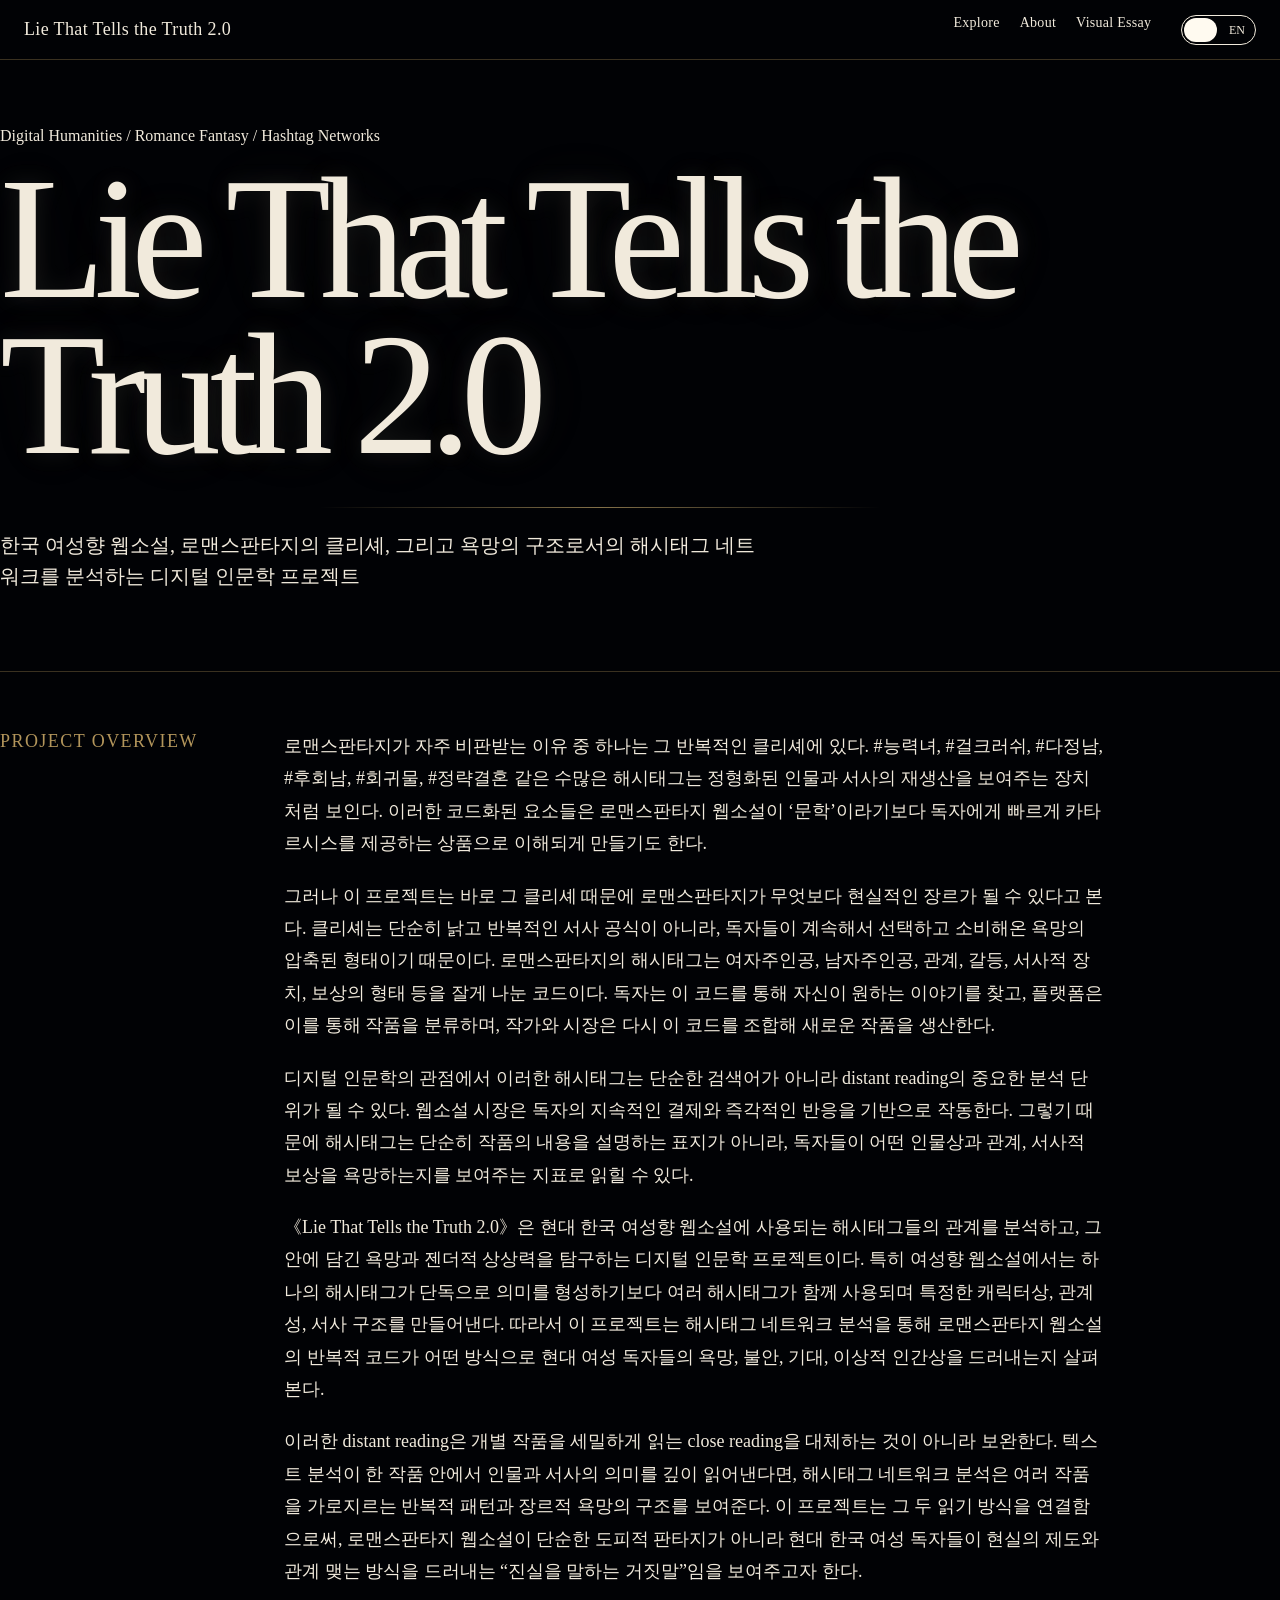
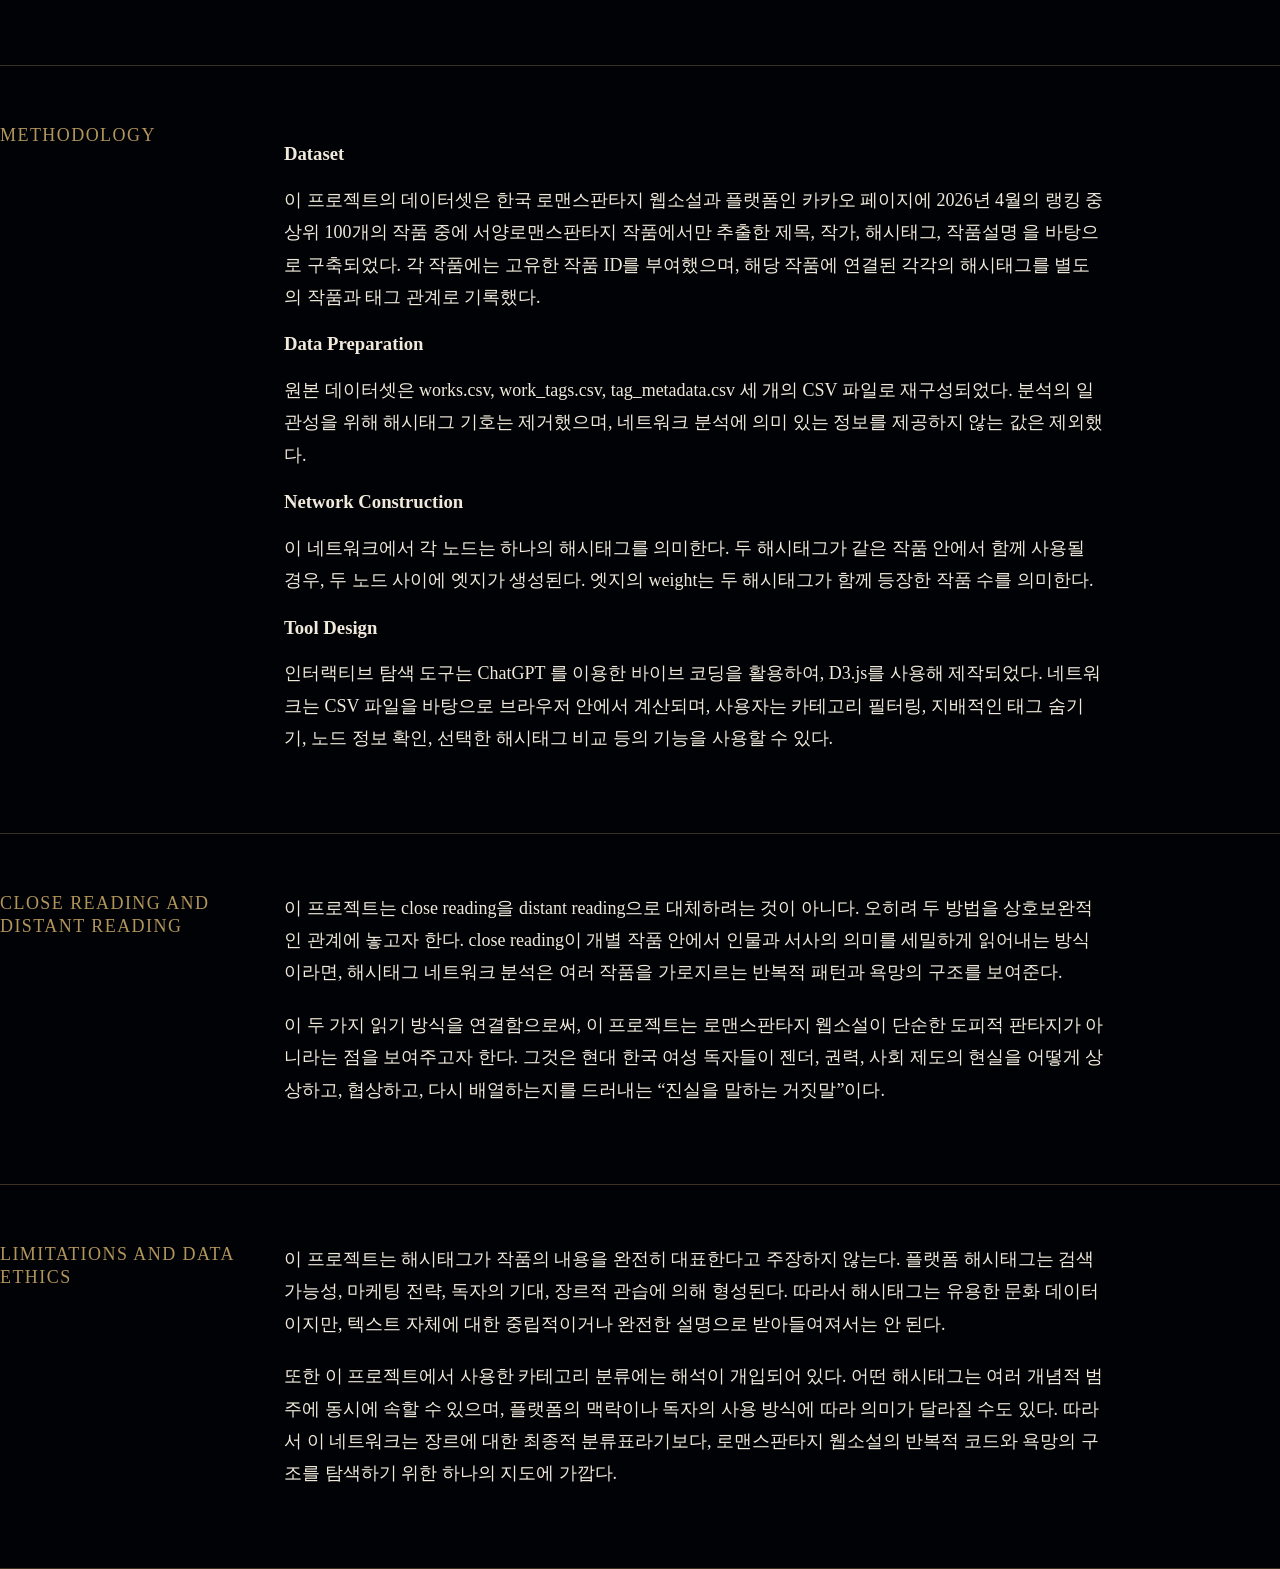
<file: about.html>
<!DOCTYPE html>
<html lang="en">
<head>
  <meta charset="UTF-8">
  <title>About | Romance Fantasy Hashtag Network</title>
  <link rel="stylesheet" href="css/style.css">
</head>

<body class="about-page-body">
  <header class="topbar about-topbar">
    <div class="site-title">Lie That Tells the Truth 2.0</div>

    <nav class="nav-links">
      <a href="index.html">Explore</a>
      <a href="about.html">About</a>
      <a href="essay.html">Visual Essay</a>

      <div class="lang-toggle" aria-label="Language toggle">
        <button type="button" class="lang-button" data-set-lang="ko">KR</button>
        <button type="button" class="lang-button" data-set-lang="en">EN</button>
      </div>
    </nav>
  </header>

<main class="about-main">
  <section class="about-hero">
    <p class="about-kicker">
      <span class="lang-ko">Digital Humanities / Romance Fantasy / Hashtag Networks</span>
      <span class="lang-en">Digital Humanities / Romance Fantasy / Hashtag Networks</span>
    </p>

    <h1 class="about-title">
      <span class="lang-ko">Lie That Tells the Truth 2.0</span>
      <span class="lang-en">Lie That Tells the Truth 2.0</span>
    </h1>

    <p class="about-subtitle">
      <span class="lang-ko">
        한국 여성향 웹소설, 로맨스판타지의 클리셰, 그리고 욕망의 구조로서의 해시태그 네트워크를 분석하는 디지털 인문학 프로젝트
      </span>
      <span class="lang-en">
        A digital humanities project analyzing Korean women-oriented web novels, the clichés of romance fantasy, and hashtag networks as structures of desire.
      </span>
    </p>
  </section>

  <section class="about-section">
    <h2>
      <span class="lang-ko">Project Overview</span>
      <span class="lang-en">Project Overview</span>
    </h2>

    <div class="about-text">
      <div class="lang-ko">
        <p>
          로맨스판타지가 자주 비판받는 이유 중 하나는 그 반복적인 클리셰에 있다. #능력녀, #걸크러쉬, #다정남, #후회남, #회귀물, #정략결혼 같은 수많은 해시태그는 정형화된 인물과 서사의 재생산을 보여주는 장치처럼 보인다. 이러한 코드화된 요소들은 로맨스판타지 웹소설이 ‘문학’이라기보다 독자에게 빠르게 카타르시스를 제공하는 상품으로 이해되게 만들기도 한다.
        </p>

        <p>
          그러나 이 프로젝트는 바로 그 클리셰 때문에 로맨스판타지가 무엇보다 현실적인 장르가 될 수 있다고 본다. 클리셰는 단순히 낡고 반복적인 서사 공식이 아니라, 독자들이 계속해서 선택하고 소비해온 욕망의 압축된 형태이기 때문이다. 로맨스판타지의 해시태그는 여자주인공, 남자주인공, 관계, 갈등, 서사적 장치, 보상의 형태 등을 잘게 나눈 코드이다. 독자는 이 코드를 통해 자신이 원하는 이야기를 찾고, 플랫폼은 이를 통해 작품을 분류하며, 작가와 시장은 다시 이 코드를 조합해 새로운 작품을 생산한다.
        </p>

        <p>
          디지털 인문학의 관점에서 이러한 해시태그는 단순한 검색어가 아니라 distant reading의 중요한 분석 단위가 될 수 있다. 웹소설 시장은 독자의 지속적인 결제와 즉각적인 반응을 기반으로 작동한다. 그렇기 때문에 해시태그는 단순히 작품의 내용을 설명하는 표지가 아니라, 독자들이 어떤 인물상과 관계, 서사적 보상을 욕망하는지를 보여주는 지표로 읽힐 수 있다.
        </p>

        <p>
          《Lie That Tells the Truth 2.0》은 현대 한국 여성향 웹소설에 사용되는 해시태그들의 관계를 분석하고, 그 안에 담긴 욕망과 젠더적 상상력을 탐구하는 디지털 인문학 프로젝트이다. 특히 여성향 웹소설에서는 하나의 해시태그가 단독으로 의미를 형성하기보다 여러 해시태그가 함께 사용되며 특정한 캐릭터상, 관계성, 서사 구조를 만들어낸다. 따라서 이 프로젝트는 해시태그 네트워크 분석을 통해 로맨스판타지 웹소설의 반복적 코드가 어떤 방식으로 현대 여성 독자들의 욕망, 불안, 기대, 이상적 인간상을 드러내는지 살펴본다.
        </p>

        <p>
          이러한 distant reading은 개별 작품을 세밀하게 읽는 close reading을 대체하는 것이 아니라 보완한다. 텍스트 분석이 한 작품 안에서 인물과 서사의 의미를 깊이 읽어낸다면, 해시태그 네트워크 분석은 여러 작품을 가로지르는 반복적 패턴과 장르적 욕망의 구조를 보여준다. 이 프로젝트는 그 두 읽기 방식을 연결함으로써, 로맨스판타지 웹소설이 단순한 도피적 판타지가 아니라 현대 한국 여성 독자들이 현실의 제도와 관계 맺는 방식을 드러내는 “진실을 말하는 거짓말”임을 보여주고자 한다.
        </p>
      </div>

      <div class="lang-en">
        <p>
          One of the most common criticisms of romance fantasy web novels is their reliance on repetitive clichés. Hashtags such as #competentheroine, #girlcrush, #kindmalelead, #regretfulmalelead, #regression, and #contractmarriage may seem to point to the reproduction of standardized characters and narrative structures. These coded elements often make romance fantasy web novels appear less like “literature” and more like commercial products designed to provide readers with quick catharsis.
        </p>

        <p>
          This project, however, begins from the opposite premise: romance fantasy may be realistic precisely because of its clichés. A cliché is not merely an old or repetitive narrative formula. It is also a condensed form of desire, repeatedly selected and consumed by readers. In romance fantasy web novels, hashtags function as codes that break stories down into smaller elements, such as the female protagonist, the male protagonist, relationships, conflicts, narrative devices, and forms of reward. Readers use these codes to find the stories they want, platforms use them to classify works, and writers and the market recombine them to produce new stories.
        </p>

        <p>
          From the perspective of digital humanities, these hashtags can be understood not simply as search terms, but as important units for distant reading. The web novel market operates through continuous reader payment and immediate audience response. For this reason, hashtags do more than describe the content of individual works. They can also be read as indicators of what kinds of characters, relationships, and narrative rewards readers desire.
        </p>

        <p>
          Lie That Tells the Truth 2.0 is a digital humanities project that analyzes the relationships among hashtags used in contemporary Korean women-oriented web novels and examines the desires and gendered imaginations embedded within them. In women-oriented web novels, a single hashtag rarely produces meaning on its own. Rather, multiple hashtags are used together to construct a specific character type, relationship dynamic, or narrative structure. Through hashtag network analysis, this project explores how the repeated codes of romance fantasy reveal the desires, anxieties, expectations, and idealized subjectivities of contemporary women readers.
        </p>

        <p>
          This form of distant reading does not replace close reading of individual works. Instead, it complements it. While textual analysis allows us to examine the meanings of characters and narratives within a single work in depth, hashtag network analysis reveals recurring patterns and structures of genre desire across multiple works. By connecting these two modes of reading, this project aims to show that romance fantasy web novels are not merely escapist fantasies. Rather, they are “lies that tell the truth,” revealing how contemporary Korean women readers relate to the realities of social institutions.
        </p>
      </div>
    </div>
  </section>

  <section class="about-section">
    <h2>
      <span class="lang-ko">Methodology</span>
      <span class="lang-en">Methodology</span>
    </h2>

    <div class="about-text">
      <div class="lang-ko">
        <h3>Dataset</h3>
        <p>
          이 프로젝트의 데이터셋은 한국 로맨스판타지 웹소설과 플랫폼인 카카오 페이지에 2026년 4월의 랭킹 중 상위 100개의 작품 중에 서양로맨스판타지 작품에서만 추출한 제목, 작가, 해시태그, 작품설명 을 바탕으로 구축되었다. 각 작품에는 고유한 작품 ID를 부여했으며, 해당 작품에 연결된 각각의 해시태그를 별도의 작품과 태그 관계로 기록했다.
        </p>

        <h3>Data Preparation</h3>
        <p>
          원본 데이터셋은 works.csv, work_tags.csv, tag_metadata.csv 세 개의 CSV 파일로 재구성되었다. 분석의 일관성을 위해 해시태그 기호는 제거했으며, 네트워크 분석에 의미 있는 정보를 제공하지 않는 값은 제외했다.
        </p>

        <h3>Network Construction</h3>
        <p>
          이 네트워크에서 각 노드는 하나의 해시태그를 의미한다. 두 해시태그가 같은 작품 안에서 함께 사용될 경우, 두 노드 사이에 엣지가 생성된다. 엣지의 weight는 두 해시태그가 함께 등장한 작품 수를 의미한다.
        </p>

        <h3>Tool Design</h3>
        <p>
          인터랙티브 탐색 도구는 ChatGPT 를 이용한 바이브 코딩을 활용하여, D3.js를 사용해 제작되었다. 네트워크는 CSV 파일을 바탕으로 브라우저 안에서 계산되며, 사용자는 카테고리 필터링, 지배적인 태그 숨기기, 노드 정보 확인, 선택한 해시태그 비교 등의 기능을 사용할 수 있다.
        </p>
      </div>

      <div class="lang-en">
        <h3>Dataset</h3>
        <p>
          The dataset for this project was built from Korean romance fantasy web novels on KakaoPage. Among the top 100 works in the April 2026 monthly ranking, the dataset focuses only on Western-style romance fantasy works. From these works, I collected titles, authors, hashtags, and work descriptions. Each work was assigned a unique work ID, and each hashtag attached to that work was recorded as a separate work-tag relationship.
        </p>

        <h3>Data Preparation</h3>
        <p>
          The original dataset was reorganized into three CSV files: works.csv, work_tags.csv, and tag_metadata.csv. For consistency, hashtag symbols were removed, and values that did not provide meaningful information for network analysis were excluded.
        </p>

        <h3>Network Construction</h3>
        <p>
          In this network, each node represents a hashtag. When two hashtags appear together in the same work, an edge is created between the two nodes. The edge weight represents the number of works in which the two hashtags appear together.
        </p>

        <h3>Tool Design</h3>
        <p>
          The interactive exploration tool was created with D3.js through vibe coding with the assistance of ChatGPT. The network is calculated in the browser based on the CSV files. Users can filter categories, hide dominant tags, inspect node information, and compare selected hashtags.
        </p>
      </div>
    </div>
  </section>

  <section class="about-section">
    <h2>
      <span class="lang-ko">Close Reading and Distant Reading</span>
      <span class="lang-en">Close Reading and Distant Reading</span>
    </h2>

    <div class="about-text">
      <div class="lang-ko">
        <p>
          이 프로젝트는 close reading을 distant reading으로 대체하려는 것이 아니다. 오히려 두 방법을 상호보완적인 관계에 놓고자 한다. close reading이 개별 작품 안에서 인물과 서사의 의미를 세밀하게 읽어내는 방식이라면, 해시태그 네트워크 분석은 여러 작품을 가로지르는 반복적 패턴과 욕망의 구조를 보여준다.
        </p>

        <p>
          이 두 가지 읽기 방식을 연결함으로써, 이 프로젝트는 로맨스판타지 웹소설이 단순한 도피적 판타지가 아니라는 점을 보여주고자 한다. 그것은 현대 한국 여성 독자들이 젠더, 권력, 사회 제도의 현실을 어떻게 상상하고, 협상하고, 다시 배열하는지를 드러내는 “진실을 말하는 거짓말”이다.
        </p>
      </div>

      <div class="lang-en">
        <p>
          This project does not seek to replace close reading with distant reading. Rather, it places the two methods in a complementary relationship. If close reading examines the meanings of characters and narratives within individual works in detail, hashtag network analysis reveals recurring patterns and structures of desire across multiple works.
        </p>

        <p>
          By connecting these two modes of reading, this project aims to show that romance fantasy web novels are not simply escapist fantasies. They are “lies that tell the truth,” fictional worlds that reveal how contemporary Korean women readers imagine, negotiate, and rearrange the realities of gender, power, and social institutions.
        </p>
      </div>
    </div>
  </section>

  <section class="about-section">
    <h2>
      <span class="lang-ko">Limitations and Data Ethics</span>
      <span class="lang-en">Limitations and Data Ethics</span>
    </h2>

    <div class="about-text">
      <div class="lang-ko">
        <p>
          이 프로젝트는 해시태그가 작품의 내용을 완전히 대표한다고 주장하지 않는다. 플랫폼 해시태그는 검색 가능성, 마케팅 전략, 독자의 기대, 장르적 관습에 의해 형성된다. 따라서 해시태그는 유용한 문화 데이터이지만, 텍스트 자체에 대한 중립적이거나 완전한 설명으로 받아들여져서는 안 된다.
        </p>

        <p>
          또한 이 프로젝트에서 사용한 카테고리 분류에는 해석이 개입되어 있다. 어떤 해시태그는 여러 개념적 범주에 동시에 속할 수 있으며, 플랫폼의 맥락이나 독자의 사용 방식에 따라 의미가 달라질 수도 있다. 따라서 이 네트워크는 장르에 대한 최종적 분류표라기보다, 로맨스판타지 웹소설의 반복적 코드와 욕망의 구조를 탐색하기 위한 하나의 지도에 가깝다.
        </p>
      </div>

      <div class="lang-en">
        <p>
          This project does not claim that hashtags fully represent the content of a work. Platform hashtags are shaped by discoverability, marketing strategies, reader expectations, and genre conventions. Therefore, hashtags are useful cultural data, but they should not be treated as neutral or complete descriptions of the text itself.
        </p>

        <p>
          The category labels used in this project also involve interpretation. Some hashtags can belong to multiple conceptual categories, and their meanings may shift depending on platform context or reader usage. For this reason, the network should be read not as a final classification of the genre, but as an exploratory map of the repeated codes and structures of desire in romance fantasy web novels.
        </p>
      </div>
    </div>
  </section>
</main>

  <script src="js/language.js"></script>
</body>
</body>
</html>
</file>
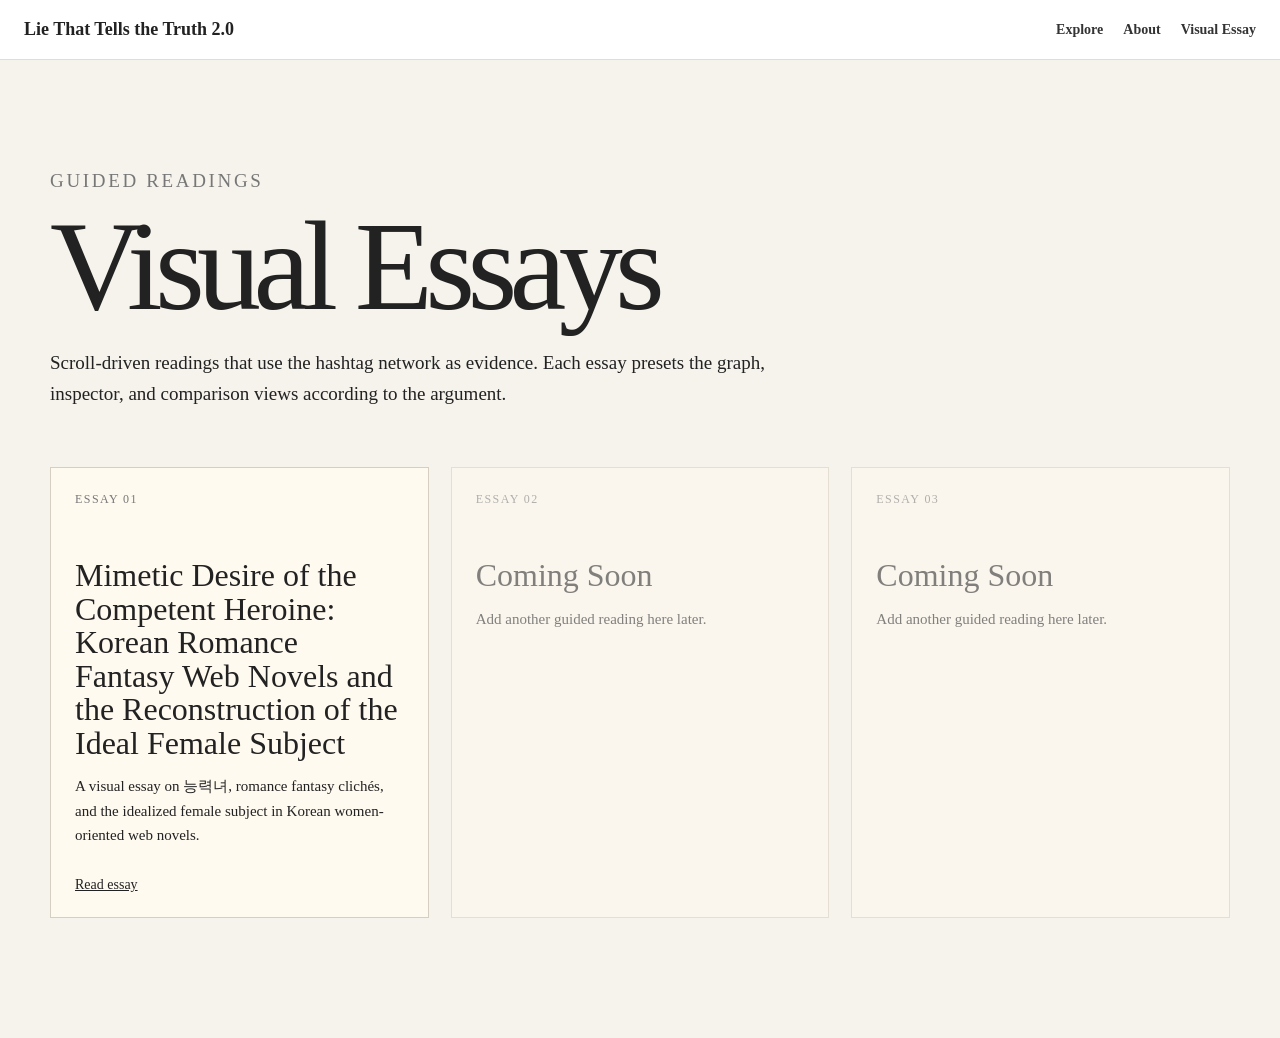
<file: essay.html>
<!DOCTYPE html>
<html lang="ko">
<head>
  <meta charset="UTF-8">
  <meta name="viewport" content="width=device-width, initial-scale=1.0">
  <title>Visual Essays | Lie That Tells the Truth 2.0</title>
  <link rel="stylesheet" href="css/style.css">
  <link rel="stylesheet" href="css/visual-essay.css">
</head>
<body class="essay-gallery-body">
  <header class="topbar">
    <div class="site-title">Lie That Tells the Truth 2.0</div>

    <nav class="nav-links">
      <a href="index.html">Explore</a>
      <a href="about.html">About</a>
      <a href="essay.html">Visual Essay</a>
    </nav>
  </header>

  <main class="essay-gallery-page">
    <section class="essay-gallery-hero">
      <p class="essay-gallery-kicker">Guided readings</p>
      <h1>Visual Essays</h1>
      <p>
        Scroll-driven readings that use the hashtag network as evidence.
        Each essay presets the graph, inspector, and comparison views according to the argument.
      </p>
    </section>

    <section class="essay-gallery-grid">
      <a class="essay-card" href="essay-ability.html">
        <span class="essay-card-index">Essay 01</span>
        <h2>Mimetic Desire of the Competent Heroine:<br>
        Korean Romance Fantasy Web Novels and the Reconstruction of the Ideal Female Subject</h2>
        <p>
          A visual essay on 능력녀, romance fantasy clichés, and the idealized female subject
          in Korean women-oriented web novels.
        </p>
        <span class="essay-card-cta">Read essay</span>
      </a>

      <article class="essay-card essay-card-disabled">
        <span class="essay-card-index">Essay 02</span>
        <h2>Coming Soon</h2>
        <p>
          Add another guided reading here later.
        </p>
      </article>

      <article class="essay-card essay-card-disabled">
        <span class="essay-card-index">Essay 03</span>
        <h2>Coming Soon</h2>
        <p>
          Add another guided reading here later.
        </p>
      </article>
    </section>
  </main>
</body>
</html>
</file>
<file: css/style.css>
* {
  box-sizing: border-box;
}

body {
  margin: 0;
  font-family: Arial, sans-serif;
  background: #f7f4f2;
  color: #222;
}

.topbar {
  height: 60px;
  padding: 0 24px;
  display: flex;
  align-items: center;
  justify-content: space-between;
  background: #ffffff;
  border-bottom: 1px solid #ddd;
}


.site-title {
  font-size: 18px;
  font-weight: 700;
}

.nav-links {
  display: flex;
  gap: 20px;
}

.nav-links a {
  text-decoration: none;
  color: #333;
  font-size: 14px;
  font-weight: 600;
}

.nav-links a:hover {
  text-decoration: underline;
}

.topbar,
.site-title,
.nav-links,
.nav-links a {
  font-family: Georgia, "Times New Roman", serif;
}

.help-button {
  width: 30px;
  height: 30px;
  padding: 0;
  display: inline-flex;
  align-items: center;
  justify-content: center;
  border: 1px solid #222;
  border-radius: 50%;
  background: transparent;
  color: #222;
  font-family: Georgia, "Times New Roman", serif;
  font-size: 17px;
  line-height: 1;
  font-weight: 400;
  cursor: pointer;
}

.help-button:hover {
  background: #222;
  color: #fff;
}

.about-topbar .help-button {
  border-color: var(--about-cream);
  color: var(--about-cream);
}

.about-topbar .help-button:hover {
  background: var(--about-cream);
  color: var(--about-black);
}

.explorer-layout {
  display: grid;
  grid-template-columns: minmax(0, 1fr) 360px;
  height: calc(100vh - 60px);
}

#network-area {
  position: relative;
  overflow: hidden;
  background: #f3f0ee;
}

#network {
  width: 100%;
  height: 100%;
  display: block;
}

#control-panel {
  background: #ffffff;
  border-left: 1px solid #ddd;
  overflow-y: auto;
  padding: 18px;
}

.panel-section {
  border-bottom: 1px solid #e5e5e5;
  padding-bottom: 18px;
  margin-bottom: 18px;
}

.panel-section h2 {
  font-size: 16px;
  margin: 0 0 12px;
}

.panel-section h3 {
  font-size: 14px;
  margin: 14px 0 8px;
}

.checkbox-row {
  display: block;
  margin: 8px 0;
  font-size: 14px;
}

.slider-label {
  display: block;
  margin: 16px 0;
  font-size: 14px;
}

input[type="range"] {
  width: 100%;
  margin-top: 6px;
}

select {
  width: 100%;
  margin: 6px 0 12px;
  padding: 6px;
}

button {
  width: 100%;
  padding: 8px;
  border: 1px solid #ccc;
  background: #f7f7f7;
  cursor: pointer;
  font-weight: 600;
}

button:hover {
  background: #eeeeee;
}

#inspector,
#compare-results,
#data-status {
  font-size: 13px;
  line-height: 1.5;
}

.node circle {
  cursor: pointer;
  stroke: #fff;
  stroke-width: 1.5px;
}

.node text {
  font-size: 11px;
  pointer-events: none;
  fill: #333;
}

.link {
  cursor: pointer;
}

.inspector-list {
  padding-left: 18px;
}

.small-note {
  color: #666;
  font-size: 12px;
}

.compare-group {
  margin-top: 12px;
}

.compare-group h4 {
  margin: 8px 0 4px;
  font-size: 13px;
}

.compare-group ul {
  margin: 0;
  padding-left: 18px;
}

.filter-block {
  margin-top: 14px;
}

#exclude-tags {
  width: 100%;
  min-height: 140px;
  padding: 6px;
  font-size: 13px;
}

.tag-chip-area {
  margin: 12px 0;
  display: flex;
  flex-wrap: wrap;
  gap: 6px;
}

.tag-chip {
  display: inline-flex;
  align-items: center;
  gap: 6px;
  padding: 4px 8px;
  border-radius: 999px;
  background: #222;
  color: white;
  font-size: 12px;
}

.tag-chip button {
  width: auto;
  padding: 0 4px;
  border: none;
  background: transparent;
  color: white;
  cursor: pointer;
}

.pinned-note {
  font-size: 12px;
  color: #666;
  margin-top: 6px;
}


.compare-bar-row {
  margin: 10px 0;
}

.compare-bar-label {
  display: flex;
  justify-content: space-between;
  font-size: 12px;
  margin-bottom: 3px;
}

.compare-bar-track {
  width: 100%;
  height: 8px;
  background: #e6e6e6;
  border-radius: 999px;
  overflow: hidden;
}

.compare-bar-fill {
  height: 100%;
  background: #222;
}

.compare-weight-list {
  margin-top: 10px;
}

.inspector-card h3 {
  margin: 0 0 10px;
  font-size: 18px;
}

.inspector-card h4 {
  margin: 16px 0 8px;
  font-size: 14px;
}

.inspector-meta {
  display: grid;
  grid-template-columns: 1fr 1fr;
  gap: 8px;
  margin: 10px 0 14px;
}

.inspector-meta div {
  padding: 8px;
  background: #f4f4f4;
  border-radius: 6px;
  font-size: 12px;
}

.compare-bar-row {
  margin: 10px 0;
}

.compare-bar-label {
  display: flex;
  justify-content: space-between;
  font-size: 12px;
  margin-bottom: 3px;
}

.compare-bar-track {
  width: 100%;
  height: 8px;
  background: #e6e6e6;
  border-radius: 999px;
  overflow: hidden;
}

.compare-bar-fill {
  height: 100%;
  background: #222;
}

.node-tooltip {
  position: fixed;
  z-index: 1000;
  max-width: 240px;
  padding: 10px 12px;
  background: rgba(20, 20, 20, 0.88);
  color: white;
  border-radius: 8px;
  font-size: 12px;
  line-height: 1.45;
  pointer-events: none;
  box-shadow: 0 4px 14px rgba(0, 0, 0, 0.2);
}

.node-tooltip.hidden {
  display: none;
}

.node-tooltip strong {
  font-size: 13px;
}

.node-hit-area {
  fill: none !important;
  stroke: none !important;
}

.overview-note {
  font-size: 12px;
  color: #666;
  margin-bottom: 12px;
}

#data-overview h3 {
  font-size: 13px;
  margin: 14px 0 8px;
}

.overview-stat-grid {
  display: grid;
  grid-template-columns: 1fr 1fr;
  gap: 8px;
}

.overview-stat-card {
  padding: 8px;
  background: #f4f4f4;
  border-radius: 6px;
  font-size: 12px;
}

.overview-stat-card strong {
  display: block;
  margin-bottom: 4px;
}

.overview-stat-card span {
  color: #555;
}

.overview-category-block {
  margin-top: 10px;
}

.overview-category-block h4 {
  margin: 8px 0 4px;
  font-size: 12px;
}

.overview-category-block ul {
  margin: 0;
  padding-left: 18px;
}

.overview-category-block li {
  margin: 4px 0;
  font-size: 12px;
}


.content-page {
  max-width: 900px;
  margin: 0 auto;
  padding: 70px 28px 100px;
}

.page-hero {
  margin-bottom: 60px;
}

.eyebrow {
  margin: 0 0 12px;
  font-size: 13px;
  font-weight: 700;
  letter-spacing: 0.08em;
  text-transform: uppercase;
  color: #777;
}

.page-hero h1 {
  margin: 0 0 22px;
  font-size: 42px;
  line-height: 1.15;
}

.hero-text {
  max-width: 760px;
  font-size: 18px;
  line-height: 1.7;
  color: #444;
}

.content-section {
  padding: 42px 0;
  border-top: 1px solid #ddd;
}

.content-section h2 {
  margin: 0 0 18px;
  font-size: 28px;
}

.content-section h3 {
  margin: 0 0 10px;
  font-size: 18px;
}

.content-section p {
  font-size: 16px;
  line-height: 1.75;
  color: #333;
}

.content-section ul {
  padding-left: 22px;
  font-size: 16px;
  line-height: 1.75;
}

.content-section li {
  margin: 8px 0;
}

.content-section code {
  padding: 2px 5px;
  border-radius: 4px;
  background: #f0ece8;
  font-family: monospace;
  font-size: 0.95em;
}

.method-grid {
  display: grid;
  grid-template-columns: 1fr;
  gap: 14px;
  margin-top: 24px;
}

.method-card {
  padding: 18px;
  background: #f5f2ef;
  border-radius: 10px;
}

.method-card p {
  margin: 0;
  font-size: 15px;
}

.definition-list {
  display: grid;
  grid-template-columns: 1fr 1fr;
  gap: 14px;
  margin: 24px 0;
}

.definition-list div {
  padding: 16px;
  background: #f5f2ef;
  border-radius: 10px;
}

.definition-list strong {
  display: block;
  margin-bottom: 6px;
  font-size: 15px;
}

.definition-list p {
  margin: 0;
  font-size: 14px;
  line-height: 1.6;
}

@media (max-width: 700px) {
  .page-hero h1 {
    font-size: 32px;
  }

  .definition-list {
    grid-template-columns: 1fr;
  }
}

/* About page, dark book-cover style */

:root {
  --about-black: #070b12;
  --about-navy: #0b1320;
  --about-navy-soft: #101b2a;
  --about-cream: #efe8d2;
  --about-cream-dim: rgba(239, 232, 210, 0.72);
  --about-brown: #7a5a3a;
  --about-gold: #b59b63;
  --about-teal: #5f8987;
  --about-line: rgba(239, 232, 210, 0.16);
}

.about-page-body {
  background:
    radial-gradient(circle at 50% 8%, rgba(95, 137, 135, 0.13), transparent 32%),
    radial-gradient(circle at 50% 32%, rgba(122, 90, 58, 0.12), transparent 38%),
    linear-gradient(180deg, #05080e 0%, var(--about-black) 48%, #06070a 100%);
  color: var(--about-cream);
  font-family: Georgia, "Times New Roman", serif;
}

.about-topbar {
  background: rgba(5, 8, 14, 0.92);
  border-bottom: 1px solid var(--about-line);
  color: var(--about-cream);
  font-family: Georgia, "Times New Roman", serif;
}

.about-topbar .site-title,
.about-topbar .nav-links a {
  color: var(--about-cream);
  font-family: Georgia, "Times New Roman", serif;
  font-weight: 400;
  letter-spacing: 0.02em;
}

.about-topbar .nav-links a:hover {
  color: var(--about-gold);
}

.about-page {
  width: min(1280px, calc(100% - 40px));
  margin: 0 auto;
  padding: 56px 0 120px;
}

.about-hero {
  min-height: 74vh;
  display: flex;
  flex-direction: column;
  justify-content: center;
  align-items: center;
  border-bottom: 1px solid var(--about-line);
  text-align: center;
}

.about-eyebrow {
  margin: 0 0 28px;
  color: var(--about-teal);
  font-size: 12px;
  letter-spacing: 0.18em;
  text-transform: uppercase;
  font-weight: 400;
}

.ornate-title {
  position: relative;
  width: min(900px, 100%);
  margin: 0 auto;
  color: var(--about-cream);
  font-family: Georgia, "Times New Roman", serif;
  font-weight: 400;
  line-height: 0.82;
  letter-spacing: -0.08em;
  text-align: center;
  text-shadow:
    0 0 14px rgba(239, 232, 210, 0.12),
    0 0 34px rgba(181, 155, 99, 0.16);
}

.ornate-title::before {
  content: "";
  position: absolute;
  left: 50%;
  top: 50%;
  width: min(520px, 76vw);
  height: min(520px, 76vw);
  transform: translate(-50%, -50%);
  border: 1px solid rgba(181, 155, 99, 0.12);
  border-radius: 50%;
  pointer-events: none;
}

.ornate-title::after {
  content: "";
  position: absolute;
  left: 50%;
  bottom: -26px;
  width: min(620px, 80vw);
  height: 1px;
  transform: translateX(-50%);
  background: linear-gradient(
    90deg,
    transparent,
    rgba(181, 155, 99, 0.7),
    transparent
  );
}

.title-line {
  display: block;
  white-space: nowrap;
}

.title-line-1 {
  margin-bottom: -0.12em;
}

.title-line-2 {
  margin-bottom: -0.16em;
}

.letter {
  display: inline-block;
  position: relative;
  font-weight: 400;
}

.l-1 {
  font-size: clamp(84px, 12vw, 168px);
  transform: translateY(8px) rotate(-5deg);
}

.l-2 {
  font-size: clamp(54px, 7vw, 96px);
  transform: translateY(-8px) rotate(6deg);
  color: #d9ccb0;
}

.l-3 {
  font-size: clamp(78px, 11vw, 154px);
  transform: translateY(10px) rotate(-2deg);
}

.l-4 {
  font-size: clamp(46px, 6vw, 84px);
  transform: translate(14px, -18px) rotate(9deg);
  color: var(--about-gold);
}

.l-5 {
  font-size: clamp(72px, 10vw, 138px);
  transform: translate(8px, 8px) rotate(-4deg);
}

.l-6 {
  font-size: clamp(58px, 7vw, 102px);
  transform: translate(8px, -4px) rotate(3deg);
}

.l-7 {
  font-size: clamp(50px, 6vw, 88px);
  transform: translate(10px, 10px) rotate(-7deg);
  color: var(--about-teal);
}

.l-8 {
  font-size: clamp(92px, 13vw, 180px);
  transform: translateY(12px) rotate(2deg);
}

.l-9 {
  font-size: clamp(64px, 8vw, 112px);
  transform: translateY(-10px) rotate(-5deg);
  color: #d7c7a4;
}

.l-10 {
  font-size: clamp(52px, 7vw, 96px);
  transform: translateY(12px) rotate(4deg);
}

.l-11 {
  font-size: clamp(72px, 9vw, 128px);
  transform: translateY(-2px) rotate(-3deg);
}

.l-12 {
  font-size: clamp(76px, 10vw, 138px);
  transform: translateY(16px) rotate(4deg);
  color: var(--about-gold);
}

.l-13 {
  font-size: clamp(42px, 5vw, 72px);
  transform: translate(0, -12px) rotate(-5deg);
  color: var(--about-teal);
}

.l-14 {
  font-size: clamp(60px, 8vw, 112px);
  transform: translateY(4px) rotate(4deg);
}

.l-15 {
  font-size: clamp(48px, 6vw, 84px);
  transform: translateY(-6px) rotate(-2deg);
}

.l-16 {
  font-size: clamp(102px, 14vw, 196px);
  transform: translate(16px, 14px) rotate(-3deg);
}

.l-17 {
  font-size: clamp(62px, 8vw, 112px);
  transform: translate(10px, -10px) rotate(5deg);
  color: #d7c7a4;
}

.l-18 {
  font-size: clamp(72px, 9vw, 130px);
  transform: translate(6px, 4px) rotate(-4deg);
}

.l-19 {
  font-size: clamp(50px, 6vw, 88px);
  transform: translate(8px, -14px) rotate(7deg);
}

.l-20 {
  font-size: clamp(80px, 10vw, 148px);
  transform: translate(8px, 10px) rotate(-2deg);
}

.l-21 {
  font-size: clamp(34px, 4vw, 58px);
  letter-spacing: -0.02em;
  transform: translate(24px, -28px) rotate(5deg);
  color: var(--about-gold);
}

.about-subtitle {
  max-width: 720px;
  margin: 58px auto 0;
  font-size: clamp(17px, 1.7vw, 22px);
  line-height: 1.62;
  color: var(--about-cream-dim);
  font-weight: 400;
}

.about-section {
  display: grid;
  grid-template-columns: 240px minmax(0, 1fr);
  gap: 56px;
  padding: 72px 0;
  border-bottom: 1px solid var(--about-line);
}

.about-intro {
  display: block;
  max-width: 980px;
  margin-left: auto;
  margin-right: auto;
}

.about-section h2 {
  margin: 0;
  color: var(--about-gold);
  font-size: 19px;
  line-height: 1.25;
  font-weight: 400;
  letter-spacing: 0.08em;
  text-transform: uppercase;
}

.about-section p {
  max-width: 820px;
  margin: 0 0 22px;
  font-size: 18px;
  line-height: 1.82;
  color: var(--about-cream-dim);
  font-weight: 400;
}

.about-section .lead-paragraph {
  max-width: 980px;
  font-size: clamp(22px, 2.2vw, 30px);
  line-height: 1.58;
  color: var(--about-cream);
}

.about-section code {
  padding: 2px 6px;
  border-radius: 0;
  background: rgba(181, 155, 99, 0.10);
  color: #d8c69a;
  font-family: Georgia, "Times New Roman", serif;
  font-size: 0.9em;
}

.about-pullquote {
  max-width: 920px;
  margin: 58px 0;
  padding: 34px 0;
  border-top: 1px solid rgba(181, 155, 99, 0.46);
  border-bottom: 1px solid rgba(181, 155, 99, 0.46);
  color: var(--about-cream);
  font-size: clamp(34px, 4.8vw, 68px);
  line-height: 1.08;
  font-weight: 400;
  font-style: normal;
  letter-spacing: -0.04em;
  text-align: center;
}

.about-method-grid {
  display: grid;
  grid-template-columns: 1fr 1fr;
  gap: 16px;
}

.about-method-card {
  padding: 22px;
  border: 1px solid rgba(181, 155, 99, 0.24);
  border-radius: 2px;
  background: rgba(16, 27, 42, 0.62);
  box-shadow: 0 18px 60px rgba(0, 0, 0, 0.22);
}

.about-method-card h3 {
  margin: 0 0 12px;
  color: #d8c69a;
  font-size: 18px;
  font-weight: 400;
  letter-spacing: 0.04em;
}

.about-method-card p {
  margin: 0;
  font-size: 15px;
  line-height: 1.72;
}

@media (max-width: 800px) {
  .about-page {
    width: min(100% - 28px, 720px);
    padding-top: 48px;
  }

  .about-section {
    display: block;
    padding: 54px 0;
  }

  .about-section h2 {
    margin-bottom: 22px;
  }

  .about-method-grid {
    grid-template-columns: 1fr;
  }

  .ornate-title {
    line-height: 0.92;
  }
}

.about-title {
  max-width: 1100px;
  margin: 0 auto;
  color: var(--about-cream);
  font-family: "Times New Roman", Georgia, serif;
  font-size: clamp(78px, 12vw, 180px);
  font-weight: 400;
  line-height: 0.9;
  letter-spacing: -0.075em;
  text-align: center;
  text-shadow:
    0 0 22px rgba(239, 232, 210, 0.10),
    0 0 60px rgba(181, 155, 99, 0.08);
}

.about-title::after {
  content: "";
  display: block;
  width: min(560px, 72vw);
  height: 1px;
  margin: 34px auto 0;
  background: linear-gradient(
    90deg,
    transparent,
    rgba(181, 155, 99, 0.72),
    transparent
  );
}

@media (max-width: 700px) {
  .about-title {
    font-size: clamp(58px, 18vw, 100px);
    letter-spacing: -0.06em;
  }
}

/* About page redesign */

:root {
  --about-bg: #06111d;
  --about-bg-2: #081525;
  --about-cream: #f1e8d8;
  --about-gold: #b08a4a;
  --about-brown: #5e4430;
  --about-line: rgba(176, 138, 74, 0.28);
}

.about-page-body {
  background: linear-gradient(180deg, var(--about-bg) 0%, var(--about-bg-2) 100%);
  color: var(--about-cream);
  font-family: Georgia, "Times New Roman", serif;
}

.about-topbar {
  background: rgba(6, 17, 29, 0.96);
  border-bottom: 1px solid var(--about-line);
  color: var(--about-cream);
  font-family: Georgia, "Times New Roman", serif;
}

.about-topbar .site-title,
.about-topbar .nav-links a {
  color: var(--about-cream);
  font-family: Georgia, "Times New Roman", serif;
  font-weight: 400;
}

.about-topbar .nav-links a:hover {
  color: var(--about-gold);
}

.about-page {
  width: min(1380px, calc(100% - 56px));
  margin: 0 auto;
  padding: 56px 0 120px;
}

.about-hero {
  min-height: 68vh;
  display: flex;
  flex-direction: column;
  justify-content: center;
  align-items: flex-start;
  text-align: left;
  border-bottom: 1px solid var(--about-line);
  padding: 28px 0 56px;
}

.about-eyebrow {
  margin: 0 0 18px;
  color: var(--about-gold);
  font-size: 12px;
  letter-spacing: 0.16em;
  text-transform: uppercase;
  font-weight: 400;
}

.about-title {
  max-width: 1200px;
  margin: 0;
  color: var(--about-cream);
  font-family: "Times New Roman", Georgia, serif;
  font-size: clamp(92px, 12vw, 210px);
  font-weight: 400;
  line-height: 0.92;
  letter-spacing: -0.06em;
  text-align: left;
}

.about-subtitle {
  max-width: 760px;
  margin: 22px 0 0;
  color: var(--about-cream);
  font-size: 20px;
  line-height: 1.55;
  font-weight: 400;
}

.about-section {
  display: grid;
  grid-template-columns: 240px minmax(0, 1fr);
  gap: 44px;
  padding: 58px 0;
  border-bottom: 1px solid var(--about-line);
}

.about-section h2 {
  margin: 0;
  color: var(--about-gold);
  font-size: 18px;
  line-height: 1.3;
  font-weight: 400;
  letter-spacing: 0.08em;
  text-transform: uppercase;
}

.about-text {
  max-width: 900px;
}

.about-section p,
.about-text p {
  margin: 0 0 20px;
  color: var(--about-cream);
  font-size: 18px;
  line-height: 1.8;
  font-weight: 400;
}

.about-section code,
.about-text code {
  padding: 1px 5px;
  background: rgba(176, 138, 74, 0.10);
  color: var(--about-cream);
  font-family: Georgia, "Times New Roman", serif;
  font-size: 0.92em;
}

.about-method-grid {
  display: grid;
  grid-template-columns: 1fr 1fr;
  gap: 16px;
}

.about-method-card {
  padding: 20px;
  border: 1px solid var(--about-line);
  background: rgba(94, 68, 48, 0.10);
}

.about-method-card h3 {
  margin: 0 0 10px;
  color: var(--about-gold);
  font-size: 17px;
  font-weight: 400;
}

.about-method-card p {
  margin: 0;
  color: var(--about-cream);
  font-size: 16px;
  line-height: 1.72;
}

@media (max-width: 900px) {
  .about-page {
    width: min(100% - 28px, 900px);
  }

  .about-title {
    font-size: clamp(64px, 15vw, 120px);
  }

  .about-subtitle {
    font-size: 17px;
  }

  .about-section {
    grid-template-columns: 1fr;
    gap: 18px;
    padding: 42px 0;
  }

  .about-method-grid {
    grid-template-columns: 1fr;
  }
}

/* About page final color override */

:root {
  --about-bg: #020814;
  --about-cream: #f1eadc;
  --about-gold: #b2955b;
  --about-brown: #4f3828;
  --about-line: rgba(178, 149, 91, 0.35);
}

.about-page-body {
  background: #020814 !important;
  color: var(--about-cream);
}

.about-topbar {
  background: #020814 !important;
  border-bottom: 1px solid var(--about-line);
}

.about-page {
  width: min(1480px, calc(100% - 48px));
}

.about-title {
  color: var(--about-cream);
  font-size: clamp(110px, 13.5vw, 230px);
  font-weight: 400;
  line-height: 0.9;
  letter-spacing: -0.065em;
  text-align: left;
}

.about-subtitle {
  color: var(--about-cream);
  opacity: 1;
}

.about-section h2 {
  color: var(--about-gold);
}

.about-section p,
.about-text p {
  color: var(--about-cream);
  opacity: 1;
}

.about-section code,
.about-text code {
  color: var(--about-cream);
  background: rgba(178, 149, 91, 0.14);
}

/* About page darker background override */

:root {
  --about-bg: #010205;
  --about-cream: #f1eadc;
  --about-gold: #b2955b;
  --about-brown: #3a2619;
  --about-line: rgba(178, 149, 91, 0.32);
}

.about-page-body {
  background: #010205 !important;
  color: var(--about-cream);
}

.about-topbar {
  background: #010205 !important;
  border-bottom: 1px solid var(--about-line);
}

.about-method-card {
  background: rgba(58, 38, 25, 0.18);
  border-color: var(--about-line);
}

/* Language toggle */

.lang-toggle {
  display: inline-flex;
  align-items: center;
  gap: 4px;
  margin-left: 10px;
  border: 1px solid currentColor;
  border-radius: 999px;
  padding: 2px;
}

.lang-button {
  border: none;
  border-radius: 999px;
  background: transparent;
  color: inherit;
  font: inherit;
  font-size: 12px;
  line-height: 1;
  padding: 6px 8px;
  cursor: pointer;
}

body[data-lang="ko"] .lang-button[data-set-lang="ko"],
body[data-lang="en"] .lang-button[data-set-lang="en"] {
  background: currentColor;
  color: #fffaf0;
}

/* Bilingual content display */

.lang-en,
.lang-ko {
  display: none;
}

body[data-lang="ko"] .lang-ko {
  display: revert;
}

body[data-lang="en"] .lang-en {
  display: revert;
}

/* Matching works feature */
.works-panel-heading { display:flex; align-items:center; justify-content:space-between; gap:8px; }
.works-panel-heading h2 { margin:0; }
#works-list.hidden { display:none; }
#works-list { max-height:270px; overflow-y:auto; }
.work-list-item { display:block; width:100%; text-align:left; padding:9px 7px; border:0; border-bottom:1px solid #eee; background:transparent; color:#333; cursor:pointer; font-size:12px; }
.work-list-item:hover { background:#f3f0ee; }
.work-tag-cloud { display:flex; flex-wrap:wrap; gap:6px; }
.work-tag-cloud span { font-size:12px; padding:4px 7px; border-radius:12px; background:#f0ebe8; }

/* Matching Works: independent live tag picker */
#works-panel label { display:block; margin:9px 0 5px; }
#works-panel select { width:100%; min-width:0; }
.works-add-row { display:flex; align-items:center; gap:8px; }
.works-add-row select { flex:1; min-width:0; }
.works-add-row button { flex:0 0 auto; white-space:nowrap; }
#selected-works-tags { margin:12px 0; }
.works-match-mode { display:flex; flex-wrap:wrap; gap:15px; margin:10px 0; }
.works-match-mode label { display:inline-flex !important; align-items:center; gap:5px; margin:0 !important; cursor:pointer; }
#back-full-network { margin-top:10px; }

/* Distinct matching-works panel */
#works-panel { border-top: 2px solid #b9a8a0; }
#works-panel .works-panel-heading { margin-bottom: 8px; }

/* AND / OR matching feedback */
#works-panel .works-match-mode { gap:8px; }
#works-panel .works-match-mode label { border:1px solid #bdb7b2; border-radius:6px; padding:8px 10px; }
#works-panel .works-match-mode label:has(input:checked) { background:#e8dedb; border-color:#8c736a; font-weight:700; }
.works-breakdown { display:flex; flex-direction:column; gap:4px; margin:8px 0 12px; }
.works-breakdown-row { padding:5px 8px; border-left:3px solid #9a8e88; background:#f5f2f0; font-size:12px; }

/* Fix: the global "button { width:100% }" rule squeezed the tag dropdown
   next to "+ Add tag" and stretched the Hide list button. */
.works-add-row button,
.works-panel-heading button { width: auto; }
.works-add-row select { margin: 0; }

/* Help modal (was unstyled, so it showed at the bottom of the page) */
.help-modal { position: fixed; inset: 0; z-index: 2000; display: flex; align-items: center; justify-content: center; padding: 16px; background: rgba(20, 20, 20, 0.45); }
.help-modal.hidden { display: none; }
.help-modal-card { position: relative; width: min(760px, 100%); max-height: 85vh; overflow-y: auto; padding: 28px 30px; background: #fff; border-radius: 10px; box-shadow: 0 12px 40px rgba(0,0,0,0.25); }
.help-modal-card h2 { margin: 0 0 18px; font-size: 20px; }
.help-grid { display: grid; grid-template-columns: repeat(auto-fit, minmax(210px, 1fr)); gap: 16px 22px; }
.help-grid h3 { margin: 0 0 6px; font-size: 14px; }
.help-grid p { margin: 0; font-size: 13px; line-height: 1.55; color: #444; }
.close-help { position: absolute; top: 10px; right: 12px; width: 32px !important; height: 32px; padding: 0; border: none; background: transparent; font-size: 22px; line-height: 1; }

/* Floating work cards on the left of the map */
#work-card-layer {
  position: absolute; top: 14px; left: 14px; bottom: 14px; z-index: 50;
  width: min(320px, calc(100% - 28px));
  display: flex; flex-direction: column; gap: 10px;
  overflow-y: auto; pointer-events: none; padding-right: 4px;
}
.work-card {
  position: relative; pointer-events: auto; flex: 0 0 auto;
  padding: 14px 16px 12px; border-radius: 10px;
  background: rgba(255, 255, 255, 0.82);
  -webkit-backdrop-filter: blur(6px); backdrop-filter: blur(6px);
  border: 1px solid rgba(0, 0, 0, 0.08);
  box-shadow: 0 6px 20px rgba(0, 0, 0, 0.12);
  font-size: 12px; color: #333;
}
.work-card.flash { animation: wc-flash 0.6s ease; }
@keyframes wc-flash { 0% { box-shadow: 0 0 0 3px rgba(201, 95, 123, 0.6); } 100% { box-shadow: 0 6px 20px rgba(0, 0, 0, 0.12); } }
.work-card h3 { margin: 2px 26px 8px 0; font-size: 15px; line-height: 1.35; color: #111; }
.work-card h4 { margin: 10px 0 6px; font-size: 11px; text-transform: uppercase; letter-spacing: 0.04em; color: #777; }
.wc-rank { font-size: 11px; color: #888; }
.wc-close {
  position: absolute; top: 6px; right: 6px; width: 26px !important; height: 26px;
  padding: 0; border: none; border-radius: 50%; background: transparent;
  font-size: 18px; line-height: 1; color: #555;
}
.wc-close:hover { background: rgba(0, 0, 0, 0.07); }
.wc-meta { margin: 0; display: grid; gap: 3px; }
.wc-meta div { display: flex; gap: 8px; }
.wc-meta dt { flex: 0 0 64px; color: #888; }
.wc-meta dd { margin: 0; }
.wc-tags { display: flex; flex-wrap: wrap; gap: 5px; }
.wc-tag {
  padding: 3px 7px; border-radius: 10px; font-size: 11px;
  background: rgba(240, 235, 232, 0.9); border-left: 3px solid var(--tag-color, #999);
}
.wc-tag.is-selected { background: #2b2624; color: #fff; font-weight: 700; }
.wc-synopsis { margin-top: 10px; }
.wc-synopsis summary { cursor: pointer; font-size: 11px; color: #666; }
.wc-synopsis p { margin: 6px 0 0; max-height: 160px; overflow-y: auto; white-space: pre-line; line-height: 1.55; }

/* ---- Mode switch (Network / Compare / Works) ---- */
.mode-section { position: sticky; top: -18px; z-index: 5; background: #fff; margin-top: -18px; padding-top: 18px; }
.mode-switch {
  display: grid; grid-template-columns: repeat(3, 1fr);
  padding: 3px; gap: 3px; border-radius: 9px; background: #ebe6e3;
}
.mode-switch button {
  width: auto; border: none; border-radius: 7px; background: transparent;
  padding: 8px 6px; font-size: 13px; font-weight: 600; color: #6b625e;
}
.mode-switch button:hover { background: rgba(255, 255, 255, 0.55); }
.mode-switch button.active {
  background: #fff; color: #1f1b19; box-shadow: 0 1px 3px rgba(0, 0, 0, 0.15);
}
.mode-help { margin: 10px 0 6px; line-height: 1.5; }
.data-status { margin: 0; font-size: 13px; color: #444; }
.status-hint { color: #8c5a4a; font-size: 12px; }
.mode-hidden { display: none !important; }

/* Collapsible panel sections */
.panel-collapsible > summary { list-style: none; cursor: pointer; display: flex; align-items: center; justify-content: space-between; }
.panel-collapsible > summary::-webkit-details-marker { display: none; }
.panel-collapsible > summary h2 { margin: 0; }
.panel-collapsible > summary::after { content: "▾"; color: #888; font-size: 13px; transition: transform 0.15s; }
.panel-collapsible:not([open]) > summary::after { transform: rotate(-90deg); }
.panel-collapsible[open] > summary { margin-bottom: 12px; }

.secondary-button { margin-top: 8px; font-weight: 500; background: transparent; }
#compare-results { margin-top: 14px; }

/* ---- Compare results: intersection / partial / difference ---- */
.cmp-anchors { display: flex; flex-wrap: wrap; gap: 6px 12px; margin-bottom: 4px; font-weight: 600; font-size: 13px; }
.cmp-anchor { display: inline-flex; align-items: center; gap: 5px; }
.cmp-dot { display: inline-block; width: 10px; height: 10px; border-radius: 50%; flex: 0 0 10px; }
.cmp-heading { margin: 16px 0 4px; font-size: 11px; text-transform: uppercase; letter-spacing: 0.05em; color: #888; }
#compare-results .compare-group { margin-top: 6px; }
#compare-results .compare-group > summary {
  display: flex; align-items: center; gap: 7px; cursor: pointer; list-style: none;
  padding: 5px 2px; font-size: 13px; font-weight: 600;
}
#compare-results .compare-group > summary::-webkit-details-marker { display: none; }
#compare-results .compare-group > summary span:nth-child(2) { flex: 1; }
.cmp-count { font-weight: 500; font-size: 12px; color: #777; background: #f1edea; border-radius: 9px; padding: 1px 7px; }
#compare-results .compare-group ul { margin: 2px 0 6px; padding-left: 22px; font-size: 13px; line-height: 1.6; }

/* Region labels on the map in comparison mode */
.compare-region-label { font-size: 11px; font-weight: 700; pointer-events: none; paint-order: stroke; stroke: #f3f0ee; stroke-width: 4px; }

/* Readable node labels: soft halo so text stays legible over links */
.node-label {
  font-weight: 500;
  paint-order: stroke;
  stroke: #f3f0ee;
  stroke-width: 3.5px;
  stroke-linejoin: round;
}

/* Pin bar (all modes) */
.pin-bar { display: flex; align-items: center; justify-content: space-between; gap: 10px; margin-top: 8px; font-size: 12px; color: #666; }
.pin-bar-text { line-height: 1.4; }
#pin-count { font-weight: 600; color: #333; }
.pin-bar button { width: auto; flex: 0 0 auto; padding: 5px 10px; font-size: 12px; font-weight: 500; }
.pin-bar button:disabled { opacity: 0.45; cursor: default; }
.filter-note { margin: -4px 0 10px; padding: 6px 8px; background: #f5f0ec; border-radius: 6px; }
.filter-note.hidden { display: none; }

/* ---- Lens switch: Map by Hashtags / Works ---- */
.lens-switch { display: flex; align-items: center; gap: 4px; margin-bottom: 10px; }
.lens-label { font-size: 12px; color: #888; margin-right: 6px; }
.lens-switch button {
  width: auto; padding: 5px 12px; border: 1px solid #d6cfcb; border-radius: 999px;
  background: #fff; font-size: 12.5px; font-weight: 600; color: #6b625e;
}
.lens-switch button.active { background: #2b2624; border-color: #2b2624; color: #fff; }
.mode-switch.two-tabs { grid-template-columns: repeat(2, 1fr); }

/* Work network */
.node-label.is-hovered { font-size: 13px; font-weight: 700; fill: #111; }
.hl-chip, .cw-chip { display: inline-flex; align-items: center; gap: 6px; }
.hl-swatch { display: inline-block; width: 10px; height: 10px; border-radius: 50%; flex: 0 0 10px; box-shadow: 0 0 0 1px rgba(255,255,255,0.7); }
.cw-chip-text { max-width: 200px; overflow: hidden; text-overflow: ellipsis; white-space: nowrap; }
#cw-results { margin-top: 14px; }
#cw-results .compare-group > summary, #compare-results .compare-group > summary {
  display: flex; align-items: center; gap: 7px; cursor: pointer; list-style: none; padding: 5px 2px; font-size: 13px; font-weight: 600;
}
#cw-results .compare-group > summary::-webkit-details-marker { display: none; }
#cw-results .compare-group > summary span:nth-child(2) { flex: 1; }
#cw-results .wc-tags, #inspector .wc-tags { display: flex; flex-wrap: wrap; gap: 5px; margin: 4px 0 8px; }
#cw-results .wc-tag, #inspector .wc-tag {
  padding: 3px 7px; border-radius: 10px; font-size: 11.5px;
  background: #f3efec; border-left: 3px solid var(--tag-color, #999);
}
.cmp-anchors-works { flex-direction: column; gap: 4px; font-weight: 600; }
#hl-note:empty { display: none; }

/* Compare Works search */
.cw-search-row { display: flex; align-items: center; gap: 8px; margin: 4px 0 2px; }
.cw-search-row input { flex: 1; min-width: 0; padding: 7px 9px; border: 1px solid #ccc; border-radius: 4px; font: inherit; font-size: 13px; }
.cw-search-row .small-note { flex: 0 0 auto; }
.node-pie path { pointer-events: none; }

/* Magnifier toggle (top-right of the map) */
#magnifier-toggle {
  position: absolute; top: 14px; right: 14px; z-index: 40; width: auto;
  display: inline-flex; align-items: center; gap: 7px;
  padding: 7px 12px; border: 1px solid #d6cfcb; border-radius: 999px;
  background: rgba(255, 255, 255, 0.9); font-size: 12.5px; font-weight: 600; color: #5d5551;
  box-shadow: 0 2px 8px rgba(0, 0, 0, 0.08);
}
#magnifier-toggle.active { background: #2b2624; border-color: #2b2624; color: #fff; }
.mag-icon {
  position: relative; width: 11px; height: 11px; border: 2px solid currentColor; border-radius: 50%;
}
.mag-icon::after {
  content: ""; position: absolute; width: 2px; height: 6px; background: currentColor;
  right: -4px; bottom: -5px; transform: rotate(-45deg); border-radius: 1px;
}
#network-area.magnifying #network { cursor: zoom-in; }

/* ---- Analysis tab ---- */
.mode-switch { grid-template-columns: repeat(4, 1fr); }
.mode-switch button { font-size: 12.5px; padding: 8px 4px; }
.an-heading { display: flex; align-items: center; justify-content: space-between; gap: 10px; margin-bottom: 8px; }
.an-heading h2 { margin: 0; }
.an-download { width: auto; padding: 4px 10px; font-size: 12px; font-weight: 600; border-radius: 4px; }
.an-summary { margin-top: 4px; }
.an-table-wrap { max-height: 320px; overflow-y: auto; border: 1px solid #eee; border-radius: 6px; margin-top: 8px; }
.an-table { width: 100%; border-collapse: collapse; font-size: 12.5px; }
.an-table th { position: sticky; top: 0; background: #faf8f6; text-align: left; padding: 7px 8px; font-weight: 600; border-bottom: 1px solid #e6e1dd; white-space: nowrap; }
.an-table th[data-sort] { cursor: pointer; }
.an-table th[data-sort]:hover { background: #f1ece8; }
.an-table th.sorted::after { content: " ▾"; color: #8c736a; }
.an-table td { padding: 5px 8px; border-bottom: 1px solid #f3efec; }
.an-table .num { text-align: right; white-space: nowrap; }
.cat-dot { display: inline-block; width: 8px; height: 8px; border-radius: 50%; margin-right: 6px; vertical-align: middle; }
.an-method-help { margin: 6px 0 10px; padding: 7px 9px; background: #f7f3f0; border-radius: 6px; line-height: 1.5; }
#an-jaccard-row.hidden { display: none; }
.an-q { margin: 12px 0 6px; padding: 10px 12px; border: 1px solid #e6e1dd; border-radius: 8px; background: #fff; }
.an-q > div:first-child { display: flex; align-items: baseline; justify-content: space-between; }
.an-q-label { font-size: 12px; color: #777; font-weight: 600; }
.an-q-value { font-size: 22px; font-weight: 700; color: #2b2624; }
.an-q-meta { font-size: 12px; color: #666; line-height: 1.5; margin-top: 2px; }
.an-cluster { margin-top: 6px; border-bottom: 1px solid #f1ece8; }
.an-cluster > summary { display: flex; align-items: center; gap: 7px; cursor: pointer; list-style: none; padding: 6px 2px; font-size: 13px; font-weight: 600; }
.an-cluster > summary::-webkit-details-marker { display: none; }
.an-cluster > summary span:nth-child(2) { flex: 1; }
.an-cluster-body { padding: 0 2px 8px; }
.an-sub { font-size: 11px; text-transform: uppercase; letter-spacing: 0.04em; color: #888; margin: 2px 0 4px; }
#an-clusters .wc-tags { display: flex; flex-wrap: wrap; gap: 5px; margin-bottom: 6px; }
#an-clusters .wc-tag { padding: 3px 7px; border-radius: 10px; font-size: 11.5px; background: #f3efec; border-left: 3px solid var(--tag-color, #999); }
#an-clusters .wc-tag.is-selected { background: #2b2624; color: #fff; }
.an-n { color: #998f8a; font-size: 10.5px; margin-left: 2px; }
.an-works { display: flex; flex-direction: column; margin-top: 4px; max-height: 180px; overflow-y: auto; }
.an-work { width: 100%; text-align: left; border: 0; border-bottom: 1px solid #f4f0ed; background: transparent; padding: 5px 4px; font-size: 12px; font-weight: 500; color: #333; }
.an-work:hover { background: #f6f1ee; }

/* Analysis: current focus */
.an-focus-current { display: inline-flex; align-items: center; gap: 6px; margin: 0 0 10px; padding: 7px 12px; border-radius: 999px; background: #2b2624; color: #fff; font-size: 14px; }
.an-focus-current .cat-dot { margin-right: 0; box-shadow: 0 0 0 1.5px rgba(255,255,255,0.8); }
.an-focus-label { font-size: 11px; text-transform: uppercase; letter-spacing: 0.05em; opacity: 0.7; }

/* Analysis: re-run buttons and table category toggles */
.an-run-buttons { display: flex; gap: 8px; margin-top: 10px; }
.an-run-buttons button { width: auto; padding: 6px 12px; font-size: 12.5px; border-radius: 4px; }
.an-run-buttons button:disabled { opacity: 0.45; cursor: default; }
.an-changed { color: #8c5a4a; }
.an-table-cats { display: flex; flex-wrap: wrap; gap: 6px 14px; margin: 8px 0 2px; }
.an-cat-toggle { display: inline-flex !important; align-items: center; gap: 5px; margin: 0 !important; font-size: 12.5px; cursor: pointer; }
.an-cat-toggle .cat-dot { margin-right: 0; }
#an-table-shown:empty { display: none; }
.an-focus-current { display: flex; width: fit-content; }
.an-more { width: auto; padding: 2px 9px; border: 1px solid #d6cfcb; border-radius: 10px; background: #fff; font-size: 11.5px; font-weight: 600; color: #6b625e; }
.an-more:hover { background: #f3efec; }
.an-cats-label { margin-top: 14px; text-transform: none; letter-spacing: 0; font-size: 12px; }

/* Analysis: guiding question, threshold, change summary */
.an-question { display: block; margin-bottom: 5px; font-weight: 700; color: #2b2624; font-size: 13px; }
.an-threshold { margin: 4px 0 10px; padding: 10px 12px; border: 1px solid #e6e1dd; border-radius: 8px; }
.an-threshold.hidden { display: none; }
.an-threshold-head { display: flex; align-items: center; justify-content: space-between; gap: 8px; font-size: 13px; }
.an-threshold-head button { width: auto; padding: 3px 9px; font-size: 11.5px; font-weight: 500; border-radius: 4px; }
.an-threshold input[type="range"] { width: 100%; margin: 8px 0 4px; }
.an-threshold .small-note { margin: 2px 0 0; }
.an-change { margin-top: 10px; padding-top: 10px; border-top: 1px dashed #e0d9d5; font-size: 12.5px; }
.an-change-head { font-size: 11px; text-transform: uppercase; letter-spacing: 0.05em; color: #8c736a; margin-bottom: 4px; font-weight: 600; }
.an-change-stats { display: grid; gap: 3px; }
.an-change-big { font-size: 18px; font-weight: 700; color: #2b2624; }
.an-moved summary { cursor: pointer; margin-top: 6px; font-size: 12px; color: #6b625e; }
.an-moved ul { margin: 6px 0 0; padding-left: 18px; max-height: 180px; overflow-y: auto; line-height: 1.6; }
.an-move { white-space: nowrap; color: #6b625e; margin-left: 4px; }
.an-move .cmp-dot { width: 8px; height: 8px; flex-basis: 8px; margin: 0 2px; vertical-align: middle; }

/* ---- Layer filters, colour-by, closeness ---- */
.layer-filters .checkbox-row { display: flex; align-items: center; gap: 6px; margin: 3px 0; font-size: 13px; }
.layer-filters .cat-dot { margin-right: 0; }
.color-by-row { display: grid; gap: 4px; font-size: 13px; }
.color-by-row label { display: flex; align-items: center; gap: 6px; margin: 0; }
.cl-toggle { display: flex; align-items: center; gap: 7px; margin: 10px 0 4px; font-weight: 600; font-size: 13px; }
.cl-sub { margin: 14px 0 4px; font-size: 11px; text-transform: uppercase; letter-spacing: 0.05em; color: #888; font-weight: 600; }
.cl-table td, .cl-table th { padding: 5px 6px; }
.cl-bar { display: inline-block; height: 7px; border-radius: 4px; margin-right: 6px; vertical-align: middle; }
.cl-bar.up { background: #c95f7b; }
.cl-bar.down { background: #9db3c8; }
.cl-guides .cl-ring { font-size: 10.5px; fill: #8a817c; }
.cl-guides .cl-wedge { stroke: #e3ddd9; stroke-width: 1; }
.cl-guides .cl-wedge-label { font-size: 12px; font-weight: 700; paint-order: stroke; stroke: #f3f0ee; stroke-width: 4px; }
.cl-layout { margin: 2px 0 8px 22px; }

/* ② Clusters: method switch, k, silhouette bars, dendrogram */
.an-field-label { font-size: 13px; font-weight: 600; margin: 4px 0 6px; }
.an-alg-switch { display: grid; grid-template-columns: 1fr 1fr; gap: 3px; padding: 3px; border-radius: 8px; background: #ebe6e3; }
.an-alg-switch button { width: auto; border: none; border-radius: 6px; background: transparent; padding: 7px 6px; font-size: 13px; font-weight: 600; color: #6b625e; }
.an-alg-switch button.active { background: #fff; color: #1f1b19; box-shadow: 0 1px 3px rgba(0, 0, 0, 0.15); }
.an-alg-help { margin: 6px 0 10px; line-height: 1.5; }
#an-k-row.hidden, #an-jaccard-ward-note.hidden, #an-q-explain.hidden, #an-ward-explain.hidden { display: none; }
#an-k-match:disabled { opacity: 0.45; cursor: default; }
.an-silbar-label { margin-top: 12px; text-transform: none; letter-spacing: 0; font-size: 12px; }
.an-silbars { display: flex; align-items: flex-end; gap: 4px; height: 66px; }
.an-silbar { width: auto; flex: 1; display: flex; flex-direction: column; align-items: center; justify-content: flex-end; gap: 3px; border: none; background: transparent; padding: 0; height: 100%; }
.an-silbar-fill { width: 100%; max-width: 22px; background: #cfc6c1; border-radius: 3px 3px 0 0; }
.an-silbar.active .an-silbar-fill { background: #2b2624; }
.an-silbar:hover .an-silbar-fill { background: #8a817c; }
.an-silbar-k { font-size: 11px; color: #6b625e; }
.an-silbar.active .an-silbar-k { font-weight: 700; color: #2b2624; }
#an-dendrogram { margin-top: 4px; }
.an-dendro circle { cursor: default; }
/* map node highlighted from the dendrogram */
g.node.dendro-hl circle { stroke: #111 !important; stroke-width: 4px !important; }
g.node.dendro-hl text { font-weight: 700; display: inline !important; }

/* ---- Dimensions tab ---- */
.mode-switch { grid-template-columns: repeat(5, 1fr); }
.mode-switch button { font-size: 11.5px; padding: 8px 2px; }
.mode-switch.two-tabs { grid-template-columns: repeat(2, 1fr); }
.mode-switch.two-tabs button { font-size: 12.5px; }
#dm-method button { font-size: 12px; }
.dm-axis-row { display: grid; grid-template-columns: 1fr 1fr; gap: 10px; }
#dm-focus-block.hidden { display: none; }
.dm-legend { display: flex; flex-wrap: wrap; gap: 4px 12px; margin: 6px 0 4px; font-size: 11.5px; color: #5d5551; }
.dm-legend-item { display: inline-flex; align-items: center; }
.dm-bars { display: flex; flex-direction: column; gap: 4px; margin: 4px 0 8px; }
.dm-bar { display: grid; grid-template-columns: 44px 1fr 46px; align-items: center; gap: 8px; width: 100%;
  border: none; background: transparent; padding: 3px 4px; border-radius: 5px; font-size: 12px; color: #5d5551; text-align: left; }
.dm-bar:hover { background: #f5f0ec; }
.dm-bar.active { color: #1f1b19; font-weight: 700; }
.dm-bar-track { position: relative; height: 10px; background: #f1ece8; border-radius: 5px; }
.dm-bar-fill { position: absolute; left: 0; top: 0; bottom: 0; background: #cfc6c1; border-radius: 5px; }
.dm-bar.active .dm-bar-fill { background: #2b2624; }
.dm-bar-even { position: absolute; top: -3px; bottom: -3px; width: 2px; background: #c0392b; opacity: 0.7; }
.dm-bar-val { text-align: right; }
.dm-pole-block { margin: 12px 0 4px; }
.dm-pole-block h3 { margin: 0 0 6px; font-size: 13.5px; display: flex; align-items: baseline; gap: 8px; }
.dm-pole-pct { font-weight: 400; color: #8a817c; font-size: 12px; }
.dm-pole-where { margin-left: auto; font-weight: 400; color: #8a817c; font-size: 11.5px; }
.dm-pole-cols { display: grid; grid-template-columns: 1fr 1fr; gap: 10px; }
.dm-pole-cols ol { list-style: none; margin: 2px 0 0; padding: 0; }
.dm-pole-cols li { display: flex; align-items: center; gap: 2px; padding: 2px 3px; font-size: 12px; border-radius: 4px; cursor: default; }
.dm-pole-cols li:hover { background: #f5f0ec; }
.dm-pole-tag { flex: 1; min-width: 0; overflow: hidden; text-overflow: ellipsis; white-space: nowrap; }
.dm-pole-v { color: #8a817c; font-variant-numeric: tabular-nums; font-size: 11.5px; }
.dm-grid { stroke: #efeae6; stroke-width: 1; }
.dm-axis { stroke: #b9b0ab; stroke-width: 1.2; }
.dm-circle { fill: none; stroke: #d6cfcb; stroke-dasharray: 4 4; }
.dm-tick { font-size: 10.5px; fill: #a39a95; }
.dm-axis-title { font-size: 12.5px; font-weight: 700; fill: #6b625e; }
.dm-empty { font-size: 14px; fill: #8a817c; }
.dm-node { cursor: pointer; }
.dm-node .node-label { pointer-events: none; }
.dm-node.dm-hover .node-label, .dm-node.dm-hl .node-label { font-size: 13.5px; font-weight: 700; fill: #111; }
.dm-node.dm-hl circle { stroke: #111; stroke-width: 3; }
.dm-inspect-table { margin-top: 10px; }
.dm-axis-sub { font-size: 11.5px; fill: #8a817c; }
.dm-cats { margin: 10px 0 8px; padding: 8px 10px; border: 1px solid #e6e1dd; border-radius: 8px; }
.dm-cats > summary { cursor: pointer; font-weight: 600; font-size: 13px; }
.dm-cats .an-sub { margin-top: 8px; }
.dm-cats .secondary-button { margin-top: 8px; }
.dm-hidden-note { margin: 8px 0 0; padding: 6px 8px; background: #f5f0ec; border-radius: 6px; }
.dm-axis-name { font-size: 12px; font-weight: 600; fill: #6b625e; }
.dm-pole-name { font-size: 12px; font-weight: 700; color: #2b2624; margin: 1px 0 3px; }
.dm-names-note { margin: 4px 0 0; }
#dm-x, #dm-y { font-size: 12px; }
.dm-axis-row { grid-template-columns: 1fr; gap: 0; }
/* ---- Analysis embedding map ---- */
#an-embed-row.hidden { display: none; }
.an-embed-alg { margin-top: 6px; }
.an-embed-alg button { font-size: 12px; padding: 5px 4px; }
.embed-note { font-size: 12px; fill: #8a817c; }
.dm-kw { margin-left: 4px; font-size: 10px; color: #8a817c; vertical-align: 1px; }
.embed-ties line.embed-tie { stroke: #3d3633; stroke-opacity: 0.45; pointer-events: none; }
/* ---- Compare panel, Find-works style ---- */
#compare-panel label[for] { display:block; margin:9px 0 5px; }
#compare-panel select { width:100%; min-width:0; }
#compare-panel .works-panel-heading { margin-bottom: 8px; }
#compare-panel .works-panel-heading button { width: auto; }
#compare-panel .color-by-row label { display:block; margin: 3px 0; }
#compare-results.hidden { display:none; }
#compare-results { max-height: 420px; overflow-y: auto; }
.cmp-breakdown-row { border-left-width: 4px; }
#compare-results .compare-group > summary { padding: 7px 4px; border-bottom: 1px solid #eee; }
.cmp-row { display:flex; gap:8px; align-items:baseline; padding:7px 7px 7px 24px; }
.cmp-row-tag { flex: 0 0 auto; font-weight: 600; }
.cmp-row-w { flex: 1; text-align:right; color:#8a817c; font-size:11px; }
.cmp-none { margin: 4px 0 6px 24px; }
g.node.cmp-hl circle { stroke: #111 !important; stroke-width: 3px !important; }
g.node.cmp-hl text { font-weight: 700; font-size: 13px; }
/* ---- Analysis interaction ---- */
g.node.an-dim, line.link.an-dim { opacity: 0.1; transition: opacity 0.25s; }
g.node.an-nb-dim { opacity: 0.18; }
line.link.an-nb-dim { opacity: 0.04; }
line.link.an-nb-on { stroke: #3d3633 !important; stroke-opacity: 0.6 !important; }
g.node { transition: opacity 0.2s; }
.cluster-legend { position: absolute; left: 14px; top: 14px; z-index: 5; max-width: 300px; max-height: calc(100% - 90px); overflow-y: auto;
  background: rgba(255,255,255,0.92); border: 1px solid #e6e1dd; border-radius: 10px; padding: 8px 8px 6px; box-shadow: 0 2px 8px rgba(0,0,0,0.06); }
.cluster-legend.hidden { display: none; }
.cl-legend-head { display: flex; align-items: center; gap: 6px; font-weight: 700; font-size: 12.5px; margin: 0 2px 5px; }
.cl-legend-head span { font-weight: 400; color: #8a817c; }
.cl-clear { margin-left: auto; width: auto; font-size: 11px; padding: 2px 8px; border: 1px solid #d6cfcb; border-radius: 10px; background: #fff; cursor: pointer; }
.cl-clear.hidden { display: none; }
.cl-chip { display: grid; grid-template-columns: 12px 16px 26px 1fr; align-items: center; gap: 4px; width: 100%; padding: 4px 5px; border: 1px solid transparent;
  border-radius: 7px; background: transparent; font-size: 12px; text-align: left; cursor: pointer; color: #2b2624; }
.cl-chip:hover { background: #f5f0ec; }
.cl-chip.active { border-color: #2b2624; background: #f5f0ec; }
.cl-chip.faded { opacity: 0.4; }
.cl-chip-name { font-weight: 700; }
.cl-chip-n { color: #8a817c; font-size: 11px; }
.cl-chip-tags { overflow: hidden; text-overflow: ellipsis; white-space: nowrap; color: #5d5551; }
.cl-legend-hint { font-size: 10.5px; color: #8a817c; margin: 5px 2px 0; line-height: 1.35; }
#an-clusters details.an-cluster.spot { background: #f5f0ec; border-radius: 6px; }
g.node.an-nb-on { opacity: 1 !important; }
#cmp-legend-note.hidden { display: none; }
</file>
<file: css/visual-essay.css>
/* Visual essay gallery and scrollytelling pages */

.essay-gallery-body,
.visual-essay-body {
  font-family: Georgia, "Times New Roman", serif;
  background: #f6f3ec;
  color: #222;
}

.essay-gallery-page {
  width: min(1180px, calc(100% - 48px));
  margin: 0 auto;
  padding: 84px 0 120px;
}

.essay-gallery-kicker {
  margin: 0 0 12px;
  font-size: 12px;
  letter-spacing: 0.14em;
  text-transform: uppercase;
  color: #777;
}

.essay-gallery-hero h1 {
  margin: 0;
  font-size: clamp(64px, 10vw, 132px);
  line-height: 0.92;
  font-weight: 400;
  letter-spacing: -0.06em;
}

.essay-gallery-hero p {
  max-width: 720px;
  margin-top: 22px;
  font-size: 19px;
  line-height: 1.6;
}

.essay-gallery-grid {
  display: grid;
  grid-template-columns: repeat(3, 1fr);
  gap: 22px;
  margin-top: 58px;
}

.essay-card {
  min-height: 300px;
  display: flex;
  flex-direction: column;
  padding: 24px;
  border: 1px solid #d6cec0;
  background: #fffaf0;
  color: #222;
  text-decoration: none;
  transition: transform 0.18s ease, box-shadow 0.18s ease;
}

.essay-card:hover {
  transform: translateY(-4px);
  box-shadow: 0 18px 44px rgba(0, 0, 0, 0.10);
}

.essay-card-disabled {
  opacity: 0.55;
}

.essay-card-index {
  font-size: 12px;
  letter-spacing: 0.12em;
  text-transform: uppercase;
  color: #777;
}

.essay-card h2 {
  margin: 52px 0 14px;
  font-size: 32px;
  line-height: 1.05;
  font-weight: 400;
}

.essay-card p {
  margin: 0;
  font-size: 15px;
  line-height: 1.62;
}

.essay-card-cta {
  margin-top: auto;
  padding-top: 30px;
  font-size: 14px;
  text-decoration: underline;
}

.story-layout {
  display: grid;
  grid-template-columns: minmax(420px, 56vw) minmax(380px, 44vw);
  min-height: 100vh;
}

.story-viz {
  position: sticky;
  top: 0;
  height: 100vh;
  padding: 22px;
  background: #f6f3ec;
  border-right: 1px solid #ddd3c3;
  overflow: hidden;
}

.story-viz-header {
  height: 74px;
}

.story-viz-label {
  margin: 0 0 4px;
  font-size: 11px;
  letter-spacing: 0.13em;
  text-transform: uppercase;
  color: #777;
}

.story-viz-header h2 {
  margin: 0;
  font-size: 22px;
  font-weight: 400;
}

#story-network {
  width: 100%;
  height: calc(100vh - 290px);
  min-height: 420px;
  display: block;
  background: #fbf8ef;
  border: 1px solid #ded5c5;
}

.story-inspector {
  height: 170px;
  overflow-y: auto;
  margin-top: 14px;
  padding: 16px;
  background: #fffaf0;
  border: 1px solid #ded5c5;
  font-size: 14px;
  line-height: 1.5;
}

.story-inspector h3,
.story-inspector h4 {
  margin: 0 0 8px;
  font-weight: 400;
}

.story-inspector p {
  margin: 0 0 8px;
}

.story-inspector ol {
  margin: 8px 0 0;
  padding-left: 20px;
}

.story-inspector li {
  margin-bottom: 4px;
}

.story-stat-grid {
  display: grid;
  grid-template-columns: repeat(2, 1fr);
  gap: 8px;
  margin: 10px 0;
}

.story-stat-grid div {
  padding: 8px;
  background: #f1eadc;
}

.story-stat-grid strong,
.story-stat-grid span {
  display: block;
}

.story-stat-grid span {
  margin-top: 2px;
  font-size: 12px;
  color: #6d655a;
}

.story-text {
  padding: 16vh 7vw 40vh;
}

.story-step {
  min-height: 88vh;
  display: flex;
  flex-direction: column;
  justify-content: center;
  opacity: 0.28;
  transition: opacity 0.25s ease;
}

.story-step.active {
  opacity: 1;
}

.story-kicker {
  margin: 0 0 16px;
  font-size: 12px;
  letter-spacing: 0.14em;
  text-transform: uppercase;
  color: #777;
}

.story-step h1 {
  margin: 0 0 28px;
  font-size: clamp(46px, 6vw, 86px);
  line-height: 0.98;
  font-weight: 400;
  letter-spacing: -0.05em;
}

.story-step h2 {
  margin: 0 0 24px;
  font-size: clamp(34px, 4vw, 52px);
  line-height: 1.05;
  font-weight: 400;
  letter-spacing: -0.04em;
}

.story-body p {
  margin: 0 0 20px;
  font-size: 18px;
  line-height: 1.78;
}

.story-body code {
  padding: 1px 5px;
  background: #efe6d4;
  font-family: Georgia, "Times New Roman", serif;
}

.story-references {
  margin-top: 52px;
  padding-top: 22px;
  border-top: 1px solid #d6cec0;
}

.story-references h3 {
  margin: 0 0 16px;
  font-weight: 400;
}

.story-references p {
  font-size: 14px;
  line-height: 1.55;
}

.story-node text {
  pointer-events: none;
}

@media (max-width: 980px) {
  .essay-gallery-grid {
    grid-template-columns: 1fr;
  }

  .story-layout {
    display: block;
  }

  .story-viz {
    position: relative;
    height: auto;
    min-height: 72vh;
    border-right: none;
    border-bottom: 1px solid #ddd3c3;
  }

  #story-network {
    height: 52vh;
  }

  .story-inspector {
    height: auto;
    max-height: 220px;
  }

  .story-text {
    padding: 56px 24px 120px;
  }

  .story-step {
    min-height: auto;
    padding: 60px 0;
    opacity: 1;
  }
}

.visual-essay,
.visual-essay p,
.visual-essay li,
.visual-essay span,
.visual-essay .essay-text,
.visual-essay .essay-note,
.visual-essay .caption,
.visual-essay .muted,
.visual-essay small {
  color: #1f1a14;
  opacity: 1;
}

.visual-essay-layout {
  display: grid;
  grid-template-columns: minmax(0, 1fr) 420px;
  gap: 24px;
  height: calc(100vh - 64px);
  overflow: hidden;
}

.visual-essay-main {
  overflow-y: auto;
  padding-right: 12px;
}

.visual-essay-side {
  overflow-y: auto;
  padding: 20px;
  padding-bottom: 40px;
}

.essay-network-card svg,
#girlcrush-network,
#male-comparison-network {
  width: 100%;
  height: 560px;
}

/* visual essay layout fix */

.story-layout {
  display: grid;
  grid-template-columns: minmax(520px, 52vw) minmax(420px, 48vw);
  gap: 24px;
  height: calc(100vh - 64px);
  overflow: hidden;
}

/* 왼쪽: 그래프 + inspector */
.story-viz {
  order: 1;
  height: calc(100vh - 64px);
  min-height: 0;
  display: grid;
  grid-template-rows: auto minmax(390px, 52vh) minmax(220px, 1fr);
  gap: 16px;
  padding: 20px 24px 24px;
  box-sizing: border-box;
  overflow: hidden;
}

/* 오른쪽: 스크롤 본문 */
.story-text {
  order: 2;
  height: calc(100vh - 64px);
  min-height: 0;
  overflow-y: auto;
  padding: 32px 32px 96px;
  box-sizing: border-box;
}

/* 제목 너무 큰 것 줄이기 */
.essay-title {
  font-size: clamp(34px, 3.6vw, 54px) !important;
  line-height: 1.18 !important;
  margin-bottom: 18px !important;
}

/* 네트워크가 패널의 40~50% 이상 차지하게 */
#story-network {
  width: 100%;
  height: 100%;
  min-height: 390px;
  display: block;
}

/* Dataset view / inspector 잘림 방지 */
.story-inspector {
  min-height: 0;
  overflow-y: auto;
  padding-right: 8px;
  padding-bottom: 32px;
}

.story-stat-grid {
  display: grid;
  grid-template-columns: 1fr 1fr;
  gap: 12px;
}

.story-stat-grid > div {
  min-height: 86px;
  box-sizing: border-box;
}

/* 회색 글씨 제거 */
.visual-essay-body,
.visual-essay-body p,
.visual-essay-body li,
.visual-essay-body span,
.visual-essay-body small,
.visual-essay-body h1,
.visual-essay-body h2,
.visual-essay-body h3,
.visual-essay-body h4 {
  color: #1f1a14 !important;
  opacity: 1 !important;
}

/* Interactive story network */

#story-network {
  cursor: grab;
  touch-action: none;
  overflow: hidden;
}

#story-network:active {
  cursor: grabbing;
}

.story-node {
  cursor: pointer;
}

.story-node text {
  pointer-events: none;
  user-select: none;
}

.story-node.hovered circle,
.story-node.pinned circle {
  stroke: #111111 !important;
  stroke-width: 3px !important;
}

.story-interaction-note {
  margin-top: 10px;
  font-size: 12px;
  line-height: 1.5;
}
</file>
